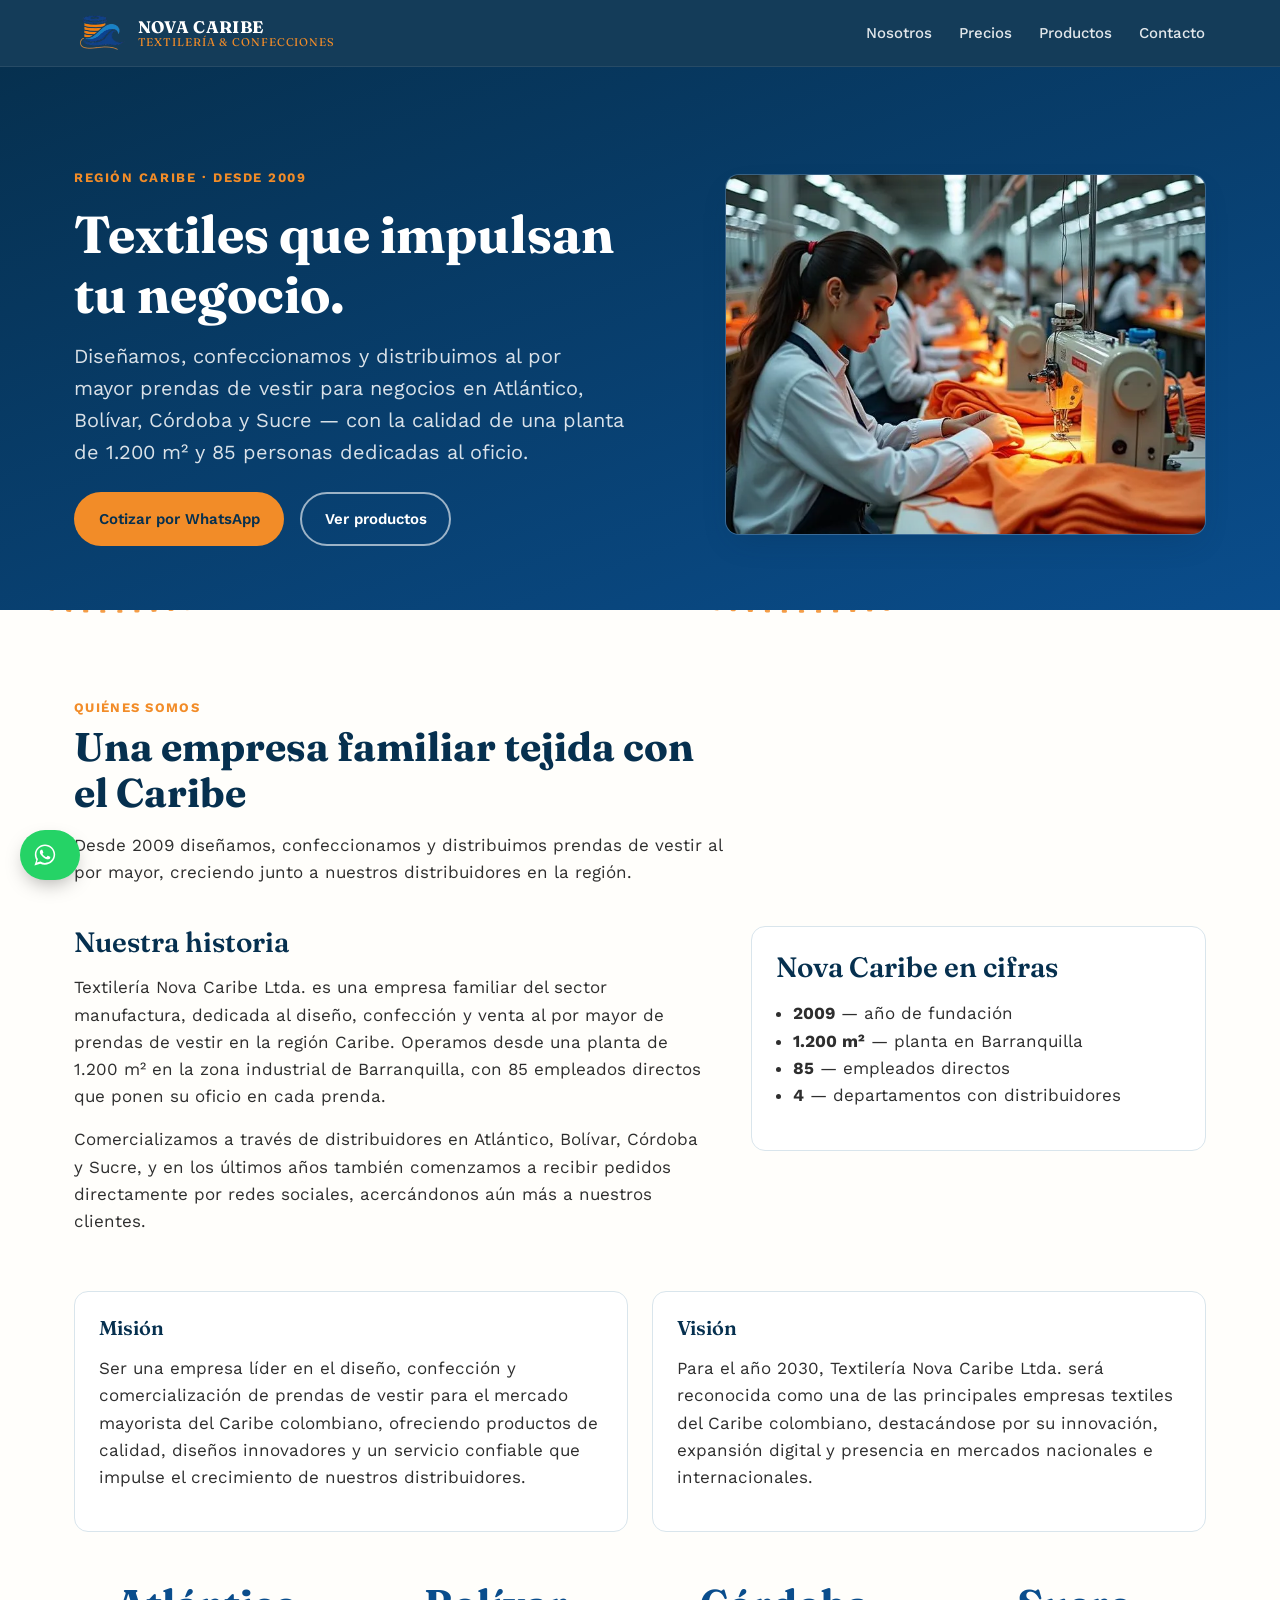
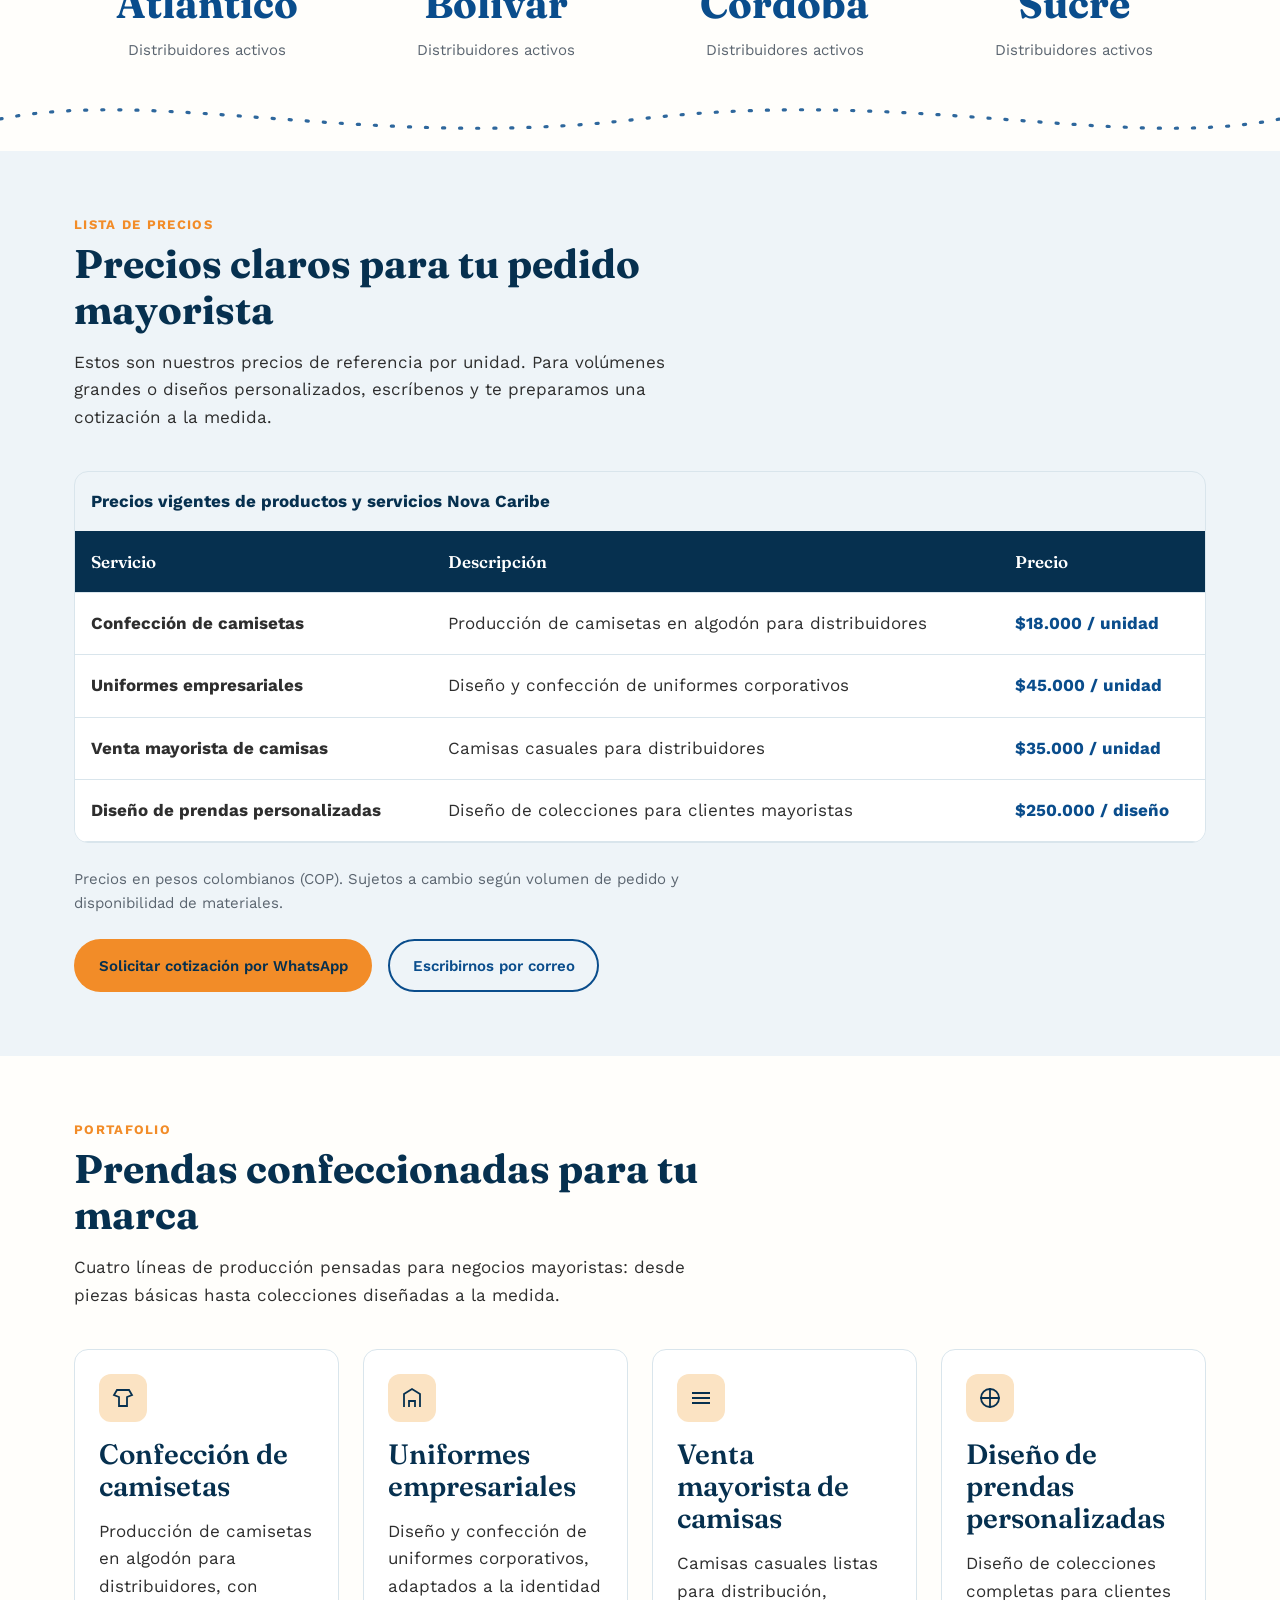
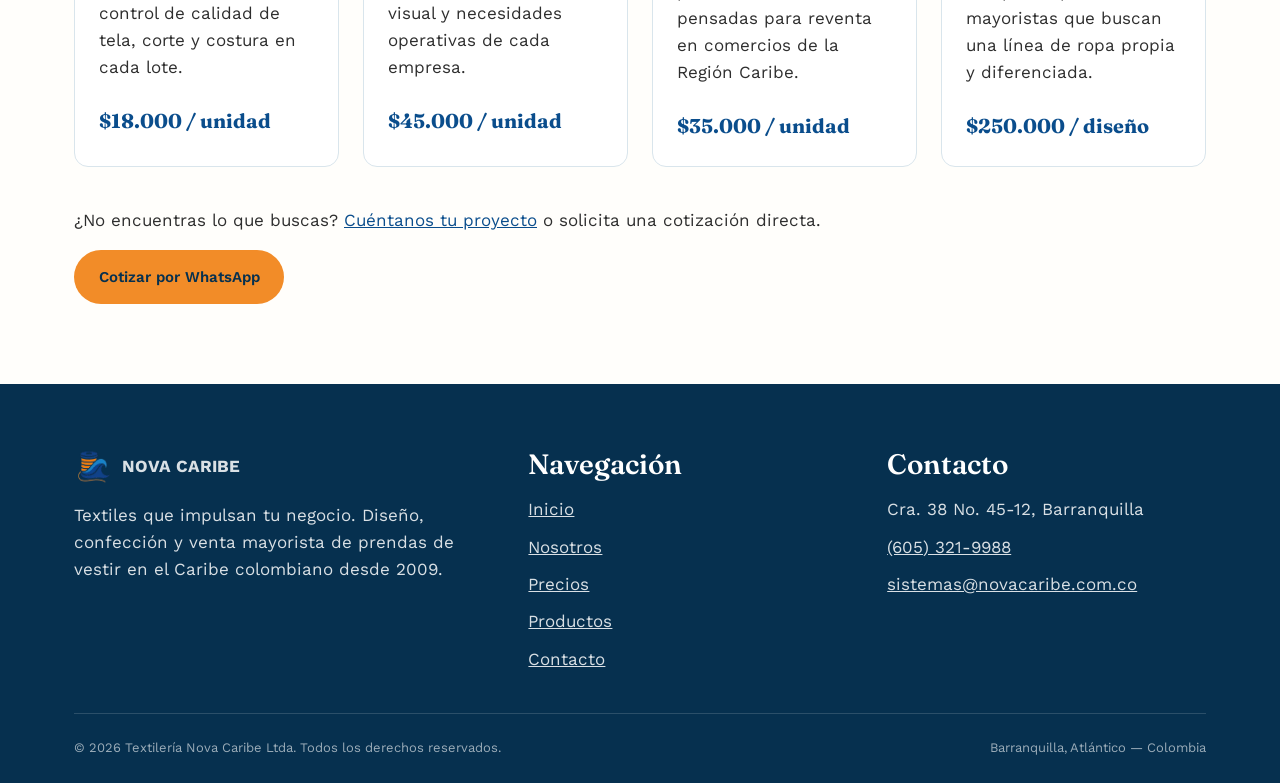
<file: index.html>
<!DOCTYPE html>
<html lang="es">
<head>
  <meta charset="UTF-8">
  <meta name="viewport" content="width=device-width, initial-scale=1.0">
  <title>Textilería Nova Caribe Ltda. | Textiles que impulsan tu negocio</title>
  <meta name="description" content="Diseño, confección y venta al por mayor de prendas de vestir en la Región Caribe colombiana. Camisetas, uniformes corporativos, camisas mayoristas y colecciones personalizadas.">

  <link rel="preconnect" href="https://fonts.googleapis.com">
  <link rel="preconnect" href="https://fonts.gstatic.com" crossorigin>
  <link href="https://fonts.googleapis.com/css2?family=Fraunces:opsz,wght@9..144,600;9..144,700&family=Work+Sans:wght@400;500;600;700&display=swap" rel="stylesheet">
  <link rel="stylesheet" href="css/styles.css">
  <link rel="icon" type="image/webp" href="images/favicon.webp?v=2">
  
</head>
<body>

  <a href="#inicio" class="saltar-contenido">Saltar al contenido principal</a>

  <!-- ============ HEADER FIJO ============ -->
  <header class="site-header">
    <div class="header-inner">
      <a href="index.html#inicio" class="marca">
        <img src="images/logo-nova-caribe.webp" alt="Logotipo de Textilería Nova Caribe: carrete de hilo formando una ola" width="42" height="42">
        <span class="marca-texto">
          <strong>NOVA CARIBE</strong>
          <span>Textilería &amp; Confecciones</span>
        </span>
      </a>

      <button type="button" class="btn-menu" aria-expanded="false" aria-controls="nav-principal" aria-label="Abrir menú de navegación">
        <svg viewBox="0 0 24 24" fill="none" stroke="currentColor" stroke-width="2" aria-hidden="true">
          <path d="M3 6h18M3 12h18M3 18h18" stroke-linecap="round"/>
        </svg>
      </button>

      <!-- El menú apunta a anclas de esta misma página. -->
      <nav class="nav-principal" id="nav-principal" aria-label="Navegación principal">
        <ul>
          <li><a href="index.html#nosotros">Nosotros</a></li>
          <li><a href="index.html#precios">Precios</a></li>
          <li><a href="index.html#productos">Productos</a></li>
          <li><a href="contacto.html">Contacto</a></li>
        </ul>
      </nav>
    </div>
  </header>

  <main>

    <!-- ============ INICIO / HERO ============ -->
    <section class="hero seccion-ancla" id="inicio">
      <div class="hero-grid">
        <div class="hero-texto">
          <span class="hero-eyebrow">Región Caribe · Desde 2009</span>
          <h1>Textiles que impulsan tu negocio.</h1>
          <p class="lead">Diseñamos, confeccionamos y distribuimos al por mayor prendas de vestir para negocios en Atlántico, Bolívar, Córdoba y Sucre — con la calidad de una planta de 1.200&nbsp;m² y 85 personas dedicadas al oficio.</p>
          <div class="hero-acciones">
            <a class="btn btn-primario" href="https://wa.me/573219988XX" target="_blank" rel="noopener">Cotizar por WhatsApp</a>
            <a class="btn btn-secundario" href="index.html#productos">Ver productos</a>
          </div>
        </div>

        <div class="hero-visual">
          <div class="marco-imagen">
            <!-- Colocar aquí una foto representativa de planta/confección -->
            <img src="images/hero-textil.webp" alt="Interior de la planta de confección de Nova Caribe, con rollos de tela y prendas en proceso" loading="eager">
          </div>
        </div>
      </div>
    </section>

    <div class="divisor-hilo" aria-hidden="true">
      <svg class="hilo-ola" viewBox="0 0 1200 60" preserveAspectRatio="none">
        <path d="M0,30 C150,60 350,0 600,30 C850,60 1050,0 1200,30" />
      </svg>
    </div>

    <!-- ============ NOSOTROS ============ -->
    <section class="seccion seccion-ancla" id="nosotros" aria-labelledby="titulo-nosotros">
      <div class="contenedor">
        <div class="seccion-header">
          <span class="kicker">Quiénes somos</span>
          <h2 id="titulo-nosotros">Una empresa familiar tejida con el Caribe</h2>
          <p>Desde 2009 diseñamos, confeccionamos y distribuimos prendas de vestir al por mayor, creciendo junto a nuestros distribuidores en la región.</p>
        </div>

        <div style="display:grid; grid-template-columns: 1.4fr 1fr; gap: var(--space-4); align-items:start;">
          <div>
            <h3>Nuestra historia</h3>
            <p>Textilería Nova Caribe Ltda. es una empresa familiar del sector manufactura, dedicada al diseño, confección y venta al por mayor de prendas de vestir en la región Caribe. Operamos desde una planta de 1.200&nbsp;m² en la zona industrial de Barranquilla, con 85 empleados directos que ponen su oficio en cada prenda.</p>
            <p>Comercializamos a través de distribuidores en Atlántico, Bolívar, Córdoba y Sucre, y en los últimos años también comenzamos a recibir pedidos directamente por redes sociales, acercándonos aún más a nuestros clientes.</p>
          </div>

          <aside class="tarjeta" aria-label="Datos de la empresa">
            <h3 class="mt-0">Nova Caribe en cifras</h3>
            <ul style="padding-left: 1em;">
              <li><strong>2009</strong> — año de fundación</li>
              <li><strong>1.200&nbsp;m²</strong> — planta en Barranquilla</li>
              <li><strong>85</strong> — empleados directos</li>
              <li><strong>4</strong> — departamentos con distribuidores</li>
            </ul>
          </aside>
        </div>

        <div style="display:grid; grid-template-columns: 1fr 1fr; gap: var(--space-3); margin-top: var(--space-4);">
          <div class="tarjeta">
            <h3 style="font-size: var(--fs-lg);">Misión</h3>
            <p class="mt-0">Ser una empresa líder en el diseño, confección y comercialización de prendas de vestir para el mercado mayorista del Caribe colombiano, ofreciendo productos de calidad, diseños innovadores y un servicio confiable que impulse el crecimiento de nuestros distribuidores.</p>
          </div>
          <div class="tarjeta">
            <h3 style="font-size: var(--fs-lg);">Visión</h3>
            <p class="mt-0">Para el año 2030, Textilería Nova Caribe Ltda. será reconocida como una de las principales empresas textiles del Caribe colombiano, destacándose por su innovación, expansión digital y presencia en mercados nacionales e internacionales.</p>
          </div>
        </div>

        <div class="franja-stats" style="margin-top: var(--space-4);">
          <div class="stat"><strong>Atlántico</strong><span>Distribuidores activos</span></div>
          <div class="stat"><strong>Bolívar</strong><span>Distribuidores activos</span></div>
          <div class="stat"><strong>Córdoba</strong><span>Distribuidores activos</span></div>
          <div class="stat"><strong>Sucre</strong><span>Distribuidores activos</span></div>
        </div>
      </div>
    </section>

    <div class="divisor-hilo" aria-hidden="true">
      <svg class="hilo-ola" viewBox="0 0 1200 60" preserveAspectRatio="none">
        <path d="M0,30 C150,0 350,60 600,30 C850,0 1050,60 1200,30" style="stroke: var(--azul-caribe);" />
      </svg>
    </div>

    <!-- ============ PRECIOS ============ -->
    <section class="seccion seccion-alt seccion-ancla" id="precios" aria-labelledby="titulo-precios">
      <div class="contenedor">
        <div class="seccion-header">
          <span class="kicker">Lista de precios</span>
          <h2 id="titulo-precios">Precios claros para tu pedido mayorista</h2>
          <p>Estos son nuestros precios de referencia por unidad. Para volúmenes grandes o diseños personalizados, escríbenos y te preparamos una cotización a la medida.</p>
        </div>

        <div class="tabla-envoltorio">
          <table class="tabla-precios">
            <caption>Precios vigentes de productos y servicios Nova Caribe</caption>
            <thead>
              <tr>
                <th scope="col">Servicio</th>
                <th scope="col">Descripción</th>
                <th scope="col">Precio</th>
              </tr>
            </thead>
            <tbody>
              <tr>
                <th scope="row">Confección de camisetas</th>
                <td>Producción de camisetas en algodón para distribuidores</td>
                <td class="precio-valor">$18.000 / unidad</td>
              </tr>
              <tr>
                <th scope="row">Uniformes empresariales</th>
                <td>Diseño y confección de uniformes corporativos</td>
                <td class="precio-valor">$45.000 / unidad</td>
              </tr>
              <tr>
                <th scope="row">Venta mayorista de camisas</th>
                <td>Camisas casuales para distribuidores</td>
                <td class="precio-valor">$35.000 / unidad</td>
              </tr>
              <tr>
                <th scope="row">Diseño de prendas personalizadas</th>
                <td>Diseño de colecciones para clientes mayoristas</td>
                <td class="precio-valor">$250.000 / diseño</td>
              </tr>
            </tbody>
          </table>
        </div>

        <p style="margin-top: var(--space-3); color: var(--gris-medio); font-size: var(--fs-sm);">Precios en pesos colombianos (COP). Sujetos a cambio según volumen de pedido y disponibilidad de materiales.</p>

        <div class="hero-acciones" style="margin-top: var(--space-3);">
          <a class="btn btn-primario" href="https://wa.me/573219988XX" target="_blank" rel="noopener">Solicitar cotización por WhatsApp</a>
          <a class="btn btn-outline-azul" href="contacto.html">Escribirnos por correo</a>
        </div>
      </div>
    </section>

    <!-- ============ PRODUCTOS ============ -->
    <section class="seccion seccion-ancla" id="productos" aria-labelledby="titulo-productos">
      <div class="contenedor">
        <div class="seccion-header">
          <span class="kicker">Portafolio</span>
          <h2 id="titulo-productos">Prendas confeccionadas para tu marca</h2>
          <p>Cuatro líneas de producción pensadas para negocios mayoristas: desde piezas básicas hasta colecciones diseñadas a la medida.</p>
        </div>

        <div class="grid-tarjetas">
          <article class="tarjeta">
            <div class="icono-tarjeta" aria-hidden="true">
              <svg viewBox="0 0 24 24" fill="none" stroke="currentColor" stroke-width="1.8"><path d="M6 4h12l3 5-5 2v9H8v-9L3 9l3-5Z"/></svg>
            </div>
            <h3>Confección de camisetas</h3>
            <p>Producción de camisetas en algodón para distribuidores, con control de calidad de tela, corte y costura en cada lote.</p>
            <span class="precio">$18.000 / unidad</span>
          </article>

          <article class="tarjeta">
            <div class="icono-tarjeta" aria-hidden="true">
              <svg viewBox="0 0 24 24" fill="none" stroke="currentColor" stroke-width="1.8"><path d="M4 21V8l8-5 8 5v13M9 21v-6h6v6"/></svg>
            </div>
            <h3>Uniformes empresariales</h3>
            <p>Diseño y confección de uniformes corporativos, adaptados a la identidad visual y necesidades operativas de cada empresa.</p>
            <span class="precio">$45.000 / unidad</span>
          </article>

          <article class="tarjeta">
            <div class="icono-tarjeta" aria-hidden="true">
              <svg viewBox="0 0 24 24" fill="none" stroke="currentColor" stroke-width="1.8"><path d="M3 7h18M3 12h18M3 17h18"/></svg>
            </div>
            <h3>Venta mayorista de camisas</h3>
            <p>Camisas casuales listas para distribución, pensadas para reventa en comercios de la Región Caribe.</p>
            <span class="precio">$35.000 / unidad</span>
          </article>

          <article class="tarjeta">
            <div class="icono-tarjeta" aria-hidden="true">
              <svg viewBox="0 0 24 24" fill="none" stroke="currentColor" stroke-width="1.8"><path d="M12 3v18M3 12h18" stroke-linecap="round"/><circle cx="12" cy="12" r="9"/></svg>
            </div>
            <h3>Diseño de prendas personalizadas</h3>
            <p>Diseño de colecciones completas para clientes mayoristas que buscan una línea de ropa propia y diferenciada.</p>
            <span class="precio">$250.000 / diseño</span>
          </article>
        </div>

        <p style="margin-top: var(--space-4);">¿No encuentras lo que buscas? <a href="contacto.html">Cuéntanos tu proyecto</a> o solicita una cotización directa.</p>
        <p><a class="btn btn-primario" href="https://wa.me/573219988XX" target="_blank" rel="noopener">Cotizar por WhatsApp</a></p>
      </div>
    </section>

  </main>

  <!-- ============ FOOTER ============ -->
  <footer class="site-footer">
    <div class="contenedor">
      <div class="footer-grid">
        <div>
          <div class="footer-marca">
            <img src="images/logo-nova-caribe.webp" alt="" width="38" height="38">
            <strong>NOVA CARIBE</strong>
          </div>
          <p>Textiles que impulsan tu negocio. Diseño, confección y venta mayorista de prendas de vestir en el Caribe colombiano desde 2009.</p>
        </div>

        <div>
          <h3>Navegación</h3>
          <ul>
            <li><a href="index.html#inicio">Inicio</a></li>
            <li><a href="index.html#nosotros">Nosotros</a></li>
            <li><a href="index.html#precios">Precios</a></li>
            <li><a href="index.html#productos">Productos</a></li>
            <li><a href="contacto.html">Contacto</a></li>
          </ul>
        </div>

        <div>
          <h3>Contacto</h3>
          <ul>
            <li>Cra. 38 No. 45-12, Barranquilla</li>
            <li><a href="tel:+576053219988">(605) 321-9988</a></li>
            <li><a href="mailto:sistemas@novacaribe.com.co">sistemas@novacaribe.com.co</a></li>
          </ul>
        </div>
      </div>

      <div class="footer-base">
        <span>&copy; 2026 Textilería Nova Caribe Ltda. Todos los derechos reservados.</span>
        <span>Barranquilla, Atlántico — Colombia</span>
      </div>
    </div>
  </footer>

  <!-- ============ BOTÓN FLOTANTE DE WHATSAPP ============ -->
  <a class="whatsapp-flotante" href="https://wa.me/573219988XX" target="_blank" rel="noopener" aria-label="Escribir a Nova Caribe por WhatsApp">
    <svg viewBox="0 0 32 32" fill="currentColor" aria-hidden="true"><path d="M16.001 3C9.096 3 3.5 8.596 3.5 15.5c0 2.42.68 4.68 1.86 6.6L3 29l7.1-2.31A12.44 12.44 0 0 0 16 28c6.905 0 12.5-5.596 12.5-12.5S22.905 3 16.001 3Zm0 22.7c-2.02 0-3.9-.58-5.49-1.58l-.39-.24-4.21 1.37 1.38-4.1-.26-.42a10.18 10.18 0 0 1-1.63-5.53c0-5.66 4.6-10.26 10.6-10.26S26.6 9.84 26.6 15.5 21.99 25.7 16 25.7Zm5.86-7.68c-.32-.16-1.88-.93-2.17-1.03-.29-.11-.5-.16-.71.16-.21.32-.82 1.03-1 1.24-.19.21-.37.24-.69.08-.32-.16-1.34-.5-2.55-1.59-.94-.84-1.58-1.87-1.76-2.19-.19-.32-.02-.49.14-.65.14-.14.32-.37.48-.55.16-.19.21-.32.32-.53.11-.21.05-.4-.03-.55-.08-.16-.71-1.72-.98-2.35-.26-.62-.52-.54-.71-.55h-.6c-.21 0-.55.08-.84.4-.29.32-1.1 1.08-1.1 2.63s1.13 3.06 1.29 3.27c.16.21 2.23 3.41 5.4 4.78.75.32 1.34.52 1.8.66.76.24 1.45.21 2 .13.61-.09 1.88-.77 2.14-1.51.27-.74.27-1.38.19-1.51-.08-.13-.29-.21-.6-.37Z"/></svg>
    <span class="wa-texto">Escríbenos</span>
  </a>

  <!-- ============ BOTÓN VOLVER ARRIBA ============ -->
  <button type="button" class="boton-arriba" aria-label="Volver al inicio de la página" disabled>
    <svg viewBox="0 0 24 24" fill="none" stroke="currentColor" stroke-width="2.4" aria-hidden="true">
      <path d="M12 19V5M5 12l7-7 7 7" stroke-linecap="round" stroke-linejoin="round"/>
    </svg>
  </button>

  <script src="js/main.js"></script>
</body>
</html>
</file>
<file: css/styles.css>
/* ============================================================
   NOVA CARIBE — SISTEMA DE DISEÑO
   Concepto: "El hilo que forma la ola" — industria textil + Caribe
   paleta unificada en variables, CSS externo, sin estilos inline,
   responsive real, sistema de componentes consistente
   ============================================================ */

/* -------------------- 1. DISEÑO -------------------- */
:root {
  /* Paleta oficial de marca (Sección 1 del PDF del cliente) */
  --azul-caribe: #0A4D8C;
  --azul-profundo: #06304F;   /* variante oscura para contraste AA */
  --naranja-textil: #F28C28;
  --naranja-suave: #FBE3C3;   /* tinte para fondos, nunca para texto */
  --gris-oscuro: #2E2E2E;
  --gris-medio: #5B6570;

  /* Neutros de apoyo van hacia
     el azul, evocando espuma de mar sobre lienzo de algodón */
  --lienzo: #FFFEFB;
  --espuma: #EEF4F8;
  --espuma-borde: #D9E5EC;
  --blanco: #FFFFFF;

  /* Tipografía */
  --fuente-display: "Fraunces", Georgia, serif;
  --fuente-cuerpo: "Work Sans", "Segoe UI", sans-serif;

  /* Escala tipográfica */
  --fs-xs: 0.8125rem;
  --fs-sm: 0.9375rem;
  --fs-base: 1.0625rem;
  --fs-lg: 1.25rem;
  --fs-xl: 1.75rem;
  --fs-2xl: 2.5rem;
  --fs-3xl: 3.25rem;

  /* Espaciado */
  --space-1: 0.5rem;
  --space-2: 1rem;
  --space-3: 1.5rem;
  --space-4: 2.5rem;
  --space-5: 4rem;
  --space-6: 6rem;

  /* Otros */
  --radio: 14px;
  --radio-sm: 8px;
  --sombra: 0 12px 32px -12px rgba(6, 48, 79, 0.28);
  --borde: 1px solid var(--espuma-borde);
  --transicion: 220ms ease;
  --ancho-maximo: 1180px;
}

/* -------------------- 2. RESET Y BASE -------------------- */
*, *::before, *::after { box-sizing: border-box; }

html {
  scroll-behavior: smooth;
  scroll-padding-top: 96px; /* deja espacio bajo el header fijo al saltar con #anclas */
}

@media (prefers-reduced-motion: reduce) {
  html { scroll-behavior: auto; }
  *, *::before, *::after {
    animation-duration: 0.01ms !important;
    animation-iteration-count: 1 !important;
    transition-duration: 0.01ms !important;
  }
}

body {
  margin: 0;
  font-family: var(--fuente-cuerpo);
  font-size: var(--fs-base);
  line-height: 1.6;
  color: var(--gris-oscuro);
  background: var(--lienzo);
}

img { max-width: 100%; height: auto; display: block; }
h1, h2, h3, h4 { font-family: var(--fuente-display); line-height: 1.15; margin: 0 0 var(--space-2); color: var(--azul-profundo); }
h1 { font-size: var(--fs-3xl); font-weight: 700; }
h2 { font-size: var(--fs-2xl); font-weight: 700; }
h3 { font-size: var(--fs-xl); font-weight: 600; }
p { margin: 0 0 var(--space-2); max-width: 68ch; }
a { color: var(--azul-caribe); }
ul { padding-left: 1.2em; }

/* Foco visible en TODO elemento interactivo — requisito WCAG 2.4.7 */
a:focus-visible,
button:focus-visible,
input:focus-visible,
textarea:focus-visible,
select:focus-visible {
  outline: 3px solid var(--naranja-textil);
  outline-offset: 3px;
  border-radius: 4px;
}

/* Enlace "saltar al contenido" — WCAG 2.4.1 */
.saltar-contenido {
  position: absolute;
  left: -999px;
  top: 0;
  background: var(--azul-profundo);
  color: var(--blanco);
  padding: 0.8em 1.2em;
  z-index: 2000;
  border-radius: 0 0 8px 0;
}
.saltar-contenido:focus {
  left: 0;
}

.contenedor {
  width: 100%;
  max-width: var(--ancho-maximo);
  margin-inline: auto;
  padding-inline: var(--space-3);
}

.visually-hidden {
  position: absolute;
  width: 1px; height: 1px;
  overflow: hidden;
  clip: rect(0 0 0 0);
  white-space: nowrap;
}

/* -------------------- 3. HEADER FIJO -------------------- */
.site-header {
  position: sticky;
  top: 0;
  z-index: 1000;
  background: rgba(6, 48, 79, 0.94);
  backdrop-filter: blur(6px);
  border-bottom: 1px solid rgba(255,255,255,0.08);
}

.header-inner {
  max-width: var(--ancho-maximo);
  margin-inline: auto;
  padding: 0.75rem var(--space-3);
  display: flex;
  align-items: center;
  justify-content: space-between;
  gap: var(--space-2);
}

.marca {
  display: flex;
  align-items: center;
  gap: 0.65rem;
  color: var(--blanco);
  text-decoration: none;
  font-family: var(--fuente-display);
}

.marca img {
  height: 42px;
  width: auto;
}

.marca-texto {
  display: flex;
  flex-direction: column;
  line-height: 1.1;
}
.marca-texto strong { font-size: 1.05rem; letter-spacing: 0.02em; }
.marca-texto span { font-size: 0.7rem; color: var(--naranja-textil); letter-spacing: 0.08em; text-transform: uppercase; }

.nav-principal {
  display: flex;
  align-items: center;
  gap: var(--space-4);
}

.nav-principal ul {
  list-style: none;
  display: flex;
  gap: var(--space-3);
  margin: 0;
  padding: 0;
}

.nav-principal a {
  color: rgba(255,255,255,0.88);
  text-decoration: none;
  font-weight: 500;
  font-size: var(--fs-sm);
  padding: 0.4em 0.1em;
  border-bottom: 2px solid transparent;
  transition: border-color var(--transicion), color var(--transicion);
}
.nav-principal a:hover { color: var(--blanco); border-color: var(--naranja-textil); }
.nav-principal a[aria-current="page"] {
  color: var(--blanco);
  border-color: var(--naranja-textil);
  font-weight: 700;
}

.btn-menu {
  display: none;
  background: none;
  border: 1px solid rgba(255,255,255,0.3);
  border-radius: var(--radio-sm);
  color: var(--blanco);
  width: 42px;
  height: 42px;
  align-items: center;
  justify-content: center;
  cursor: pointer;
}
.btn-menu svg { width: 22px; height: 22px; }

/* -------------------- 4. BOTONES -------------------- */
.btn {
  display: inline-flex;
  align-items: center;
  gap: 0.5em;
  font-family: var(--fuente-cuerpo);
  font-weight: 600;
  font-size: var(--fs-sm);
  padding: 0.85em 1.5em;
  border-radius: 999px;
  text-decoration: none;
  border: 2px solid transparent;
  cursor: pointer;
  transition: transform var(--transicion), box-shadow var(--transicion), background var(--transicion);
}
.btn:hover { transform: translateY(-2px); }

.btn-primario {
  background: var(--naranja-textil);
  color: var(--azul-profundo); /* contraste ~7:1 sobre naranja, ver informe de accesibilidad */
}
.btn-primario:hover { background: #ffa14a; box-shadow: var(--sombra); }

.btn-secundario {
  background: transparent;
  border-color: rgba(255,255,255,0.6);
  color: var(--blanco);
}
.btn-secundario:hover { border-color: var(--blanco); background: rgba(255,255,255,0.08); }

.btn-outline-azul {
  background: transparent;
  border-color: var(--azul-caribe);
  color: var(--azul-caribe);
}
.btn-outline-azul:hover { background: var(--azul-caribe); color: var(--blanco); }

/* -------------------- 5. HERO -------------------- */
.hero {
  position: relative;
  background: linear-gradient(160deg, var(--azul-profundo) 0%, var(--azul-caribe) 100%);
  color: var(--blanco);
  padding: var(--space-6) 0 var(--space-5);
  overflow: hidden;
}

.hero-grid {
  display: grid;
  grid-template-columns: 1.1fr 0.9fr;
  gap: var(--space-5);
  align-items: center;
  max-width: var(--ancho-maximo);
  margin-inline: auto;
  padding-inline: var(--space-3);
  position: relative;
  z-index: 2;
}

.hero-eyebrow {
  display: inline-block;
  font-size: var(--fs-xs);
  letter-spacing: 0.12em;
  text-transform: uppercase;
  color: var(--naranja-textil);
  font-weight: 700;
  margin-bottom: var(--space-2);
}

.hero h1 { color: var(--blanco); font-size: var(--fs-3xl); }
.hero p.lead { color: rgba(255,255,255,0.85); font-size: var(--fs-lg); max-width: 46ch; }

.hero-acciones { display: flex; gap: var(--space-2); flex-wrap: wrap; margin-top: var(--space-3); }

/* elemento firma que recorre el sitio, evocando
   el ícono del logo: carrete de hilo formando una ola */
.hilo-ola {
  width: 100%;
  height: auto;
  display: block;
}
.hilo-ola path {
  fill: none;
  stroke: var(--naranja-textil);
  stroke-width: 3;
  stroke-linecap: round;
  stroke-dasharray: 2 14;
  opacity: 0.85;
}

.hero-visual {
  position: relative;
}
.hero-visual .marco-imagen {
  border-radius: var(--radio);
  overflow: hidden;
  box-shadow: var(--sombra);
  border: 1px solid rgba(255,255,255,0.15);
  aspect-ratio: 4 / 3;
  background: rgba(255,255,255,0.06);
  display: flex;
  align-items: center;
  justify-content: center;
}

.divisor-hilo {
  line-height: 0;
  margin-top: calc(var(--space-4) * -1);
}

/* -------------------- 6. SECCIONES GENERALES -------------------- */
.seccion { padding: var(--space-5) 0; }
.seccion-alt { background: var(--espuma); }
.seccion-header { max-width: 60ch; margin-bottom: var(--space-4); }
.seccion-header .kicker {
  display: block;
  font-size: var(--fs-xs);
  letter-spacing: 0.1em;
  text-transform: uppercase;
  color: var(--naranja-textil);
  font-weight: 700;
  margin-bottom: 0.4em;
}

/* -------------------- 7. TARJETAS (servicios / stats) -------------------- */
.grid-tarjetas {
  display: grid;
  grid-template-columns: repeat(auto-fit, minmax(240px, 1fr));
  gap: var(--space-3);
}

.tarjeta {
  background: var(--blanco);
  border: var(--borde);
  border-radius: var(--radio);
  padding: var(--space-3);
  transition: transform var(--transicion), box-shadow var(--transicion);
}
.tarjeta:hover { transform: translateY(-4px); box-shadow: var(--sombra); }

.tarjeta .icono-tarjeta {
  width: 48px; height: 48px;
  border-radius: 12px;
  background: var(--naranja-suave);
  display: flex; align-items: center; justify-content: center;
  margin-bottom: var(--space-2);
  color: var(--azul-profundo);
}
.tarjeta .icono-tarjeta svg { width: 24px; height: 24px; }

.tarjeta .precio {
  display: inline-block;
  margin-top: var(--space-1);
  font-family: var(--fuente-display);
  font-weight: 700;
  color: var(--azul-caribe);
  font-size: var(--fs-lg);
}

.franja-stats {
  display: grid;
  grid-template-columns: repeat(4, 1fr);
  gap: var(--space-3);
  text-align: center;
}
.franja-stats .stat strong {
  display: block;
  font-family: var(--fuente-display);
  font-size: var(--fs-2xl);
  color: var(--azul-caribe);
}
.franja-stats .stat span { color: var(--gris-medio); font-size: var(--fs-sm); }

/* -------------------- 8. TABLAS (precios) -------------------- */
.tabla-envoltorio {
  overflow-x: auto;
  border-radius: var(--radio);
  border: var(--borde);
}
table.tabla-precios {
  width: 100%;
  border-collapse: collapse;
  min-width: 560px;
  background: var(--blanco);
}
.tabla-precios caption {
  text-align: left;
  padding: var(--space-2);
  font-weight: 700;
  color: var(--azul-profundo);
}
.tabla-precios th, .tabla-precios td {
  text-align: left;
  padding: 1em var(--space-2);
  border-bottom: 1px solid var(--espuma-borde);
}
.tabla-precios thead th {
  background: var(--azul-profundo);
  color: var(--blanco);
  font-family: var(--fuente-display);
  font-weight: 600;
}
.tabla-precios tbody tr:hover { background: var(--espuma); }
.tabla-precios td.precio-valor { font-weight: 700; color: var(--azul-caribe); white-space: nowrap; }

/* -------------------- 9. FORMULARIO DE CONTACTO -------------------- */
.formulario {
  display: grid;
  gap: var(--space-2);
  max-width: 560px;
}
.campo { display: flex; flex-direction: column; gap: 0.4em; }
.campo label { font-weight: 600; font-size: var(--fs-sm); }
.campo .requerido { color: var(--naranja-textil); }
.campo input, .campo textarea, .campo select {
  font-family: var(--fuente-cuerpo);
  font-size: var(--fs-base);
  padding: 0.75em 0.9em;
  border-radius: var(--radio-sm);
  border: 1.5px solid var(--espuma-borde);
  background: var(--blanco);
  color: var(--gris-oscuro);
}
.campo input:invalid[data-tocado="true"],
.campo textarea:invalid[data-tocado="true"] {
  border-color: #C4402A;
}
.campo .error-msg {
  color: #B03A24;
  font-size: var(--fs-xs);
  min-height: 1.1em;
}
.form-estado {
  padding: var(--space-2);
  border-radius: var(--radio-sm);
  background: var(--naranja-suave);
  color: var(--azul-profundo);
  font-weight: 600;
  display: none;
}
.form-estado.visible { display: block; }

/* -------------------- 10. FOOTER -------------------- */
.site-footer {
  background: var(--azul-profundo);
  color: rgba(255,255,255,0.85);
  padding: var(--space-5) 0 var(--space-3);
}
.footer-grid {
  display: grid;
  grid-template-columns: 1.3fr 1fr 1fr;
  gap: var(--space-4);
}
.site-footer h2, .site-footer h3 { color: var(--blanco); }
.site-footer a { color: rgba(255,255,255,0.85); }
.site-footer ul { list-style: none; padding: 0; margin: 0; display: grid; gap: 0.6em; }
.footer-marca { display: flex; align-items: center; gap: 0.6em; margin-bottom: var(--space-2); }
.footer-marca img { height: 38px; }
.footer-base {
  margin-top: var(--space-4);
  padding-top: var(--space-3);
  border-top: 1px solid rgba(255,255,255,0.15);
  display: flex;
  justify-content: space-between;
  flex-wrap: wrap;
  gap: var(--space-1);
  font-size: var(--fs-xs);
  color: rgba(255,255,255,0.6);
}

/* -------------------- 11. BOTÓN FLOTANTE DE WHATSAPP -------------------- */
.whatsapp-flotante {
  position: fixed;
  left: 20px;
  bottom: 20px;
  z-index: 1500;
  display: flex;
  align-items: center;
  gap: 0.6em;
  background: #25D366;
  color: var(--blanco);
  text-decoration: none;
  padding: 0.7em 0.7em;
  border-radius: 999px;
  box-shadow: 0 8px 20px -6px rgba(0,0,0,0.35);
  transition: padding var(--transicion), transform var(--transicion);
}
.whatsapp-flotante svg { width: 26px; height: 26px; flex-shrink: 0; }
.whatsapp-flotante .wa-texto {
  max-width: 0;
  overflow: hidden;
  white-space: nowrap;
  font-weight: 600;
  font-size: var(--fs-sm);
  transition: max-width var(--transicion);
}
.whatsapp-flotante:hover,
.whatsapp-flotante:focus-visible,
.whatsapp-flotante.expandido {
  transform: translateY(-2px);
  padding-right: 1em;
}
.whatsapp-flotante:hover .wa-texto,
.whatsapp-flotante:focus-visible .wa-texto,
.whatsapp-flotante.expandido .wa-texto {
  max-width: 160px;
}

/* -------------------- 11b. BOTÓN "VOLVER ARRIBA" -------------------- */
.volver-arriba {
  position: fixed;
  right: 20px;
  bottom: 20px;
  z-index: 1400;
  width: 46px;
  height: 46px;
  border-radius: 50%;
  border: 1px solid rgba(255,255,255,0.15);
  background: var(--azul-profundo);
  color: var(--blanco);
  display: flex;
  align-items: center;
  justify-content: center;
  cursor: pointer;
  box-shadow: 0 8px 20px -8px rgba(6,48,79,0.5);
  opacity: 0;
  transform: translateY(10px);
  pointer-events: none;
  transition: opacity var(--transicion), transform var(--transicion), background var(--transicion);
}
.volver-arriba svg { width: 20px; height: 20px; }
.volver-arriba.visible {
  opacity: 1;
  transform: translateY(0);
  pointer-events: auto;
}
.volver-arriba:hover { background: var(--azul-caribe); }

@media (max-width: 720px) {
  .volver-arriba { right: 16px; bottom: 16px; width: 42px; height: 42px; }
}

/* -------------------- 11b. BOTÓN "VOLVER ARRIBA" -------------------- */
/* Aparece solo tras bajar cierto punto de la página (js/main.js).
   Va al lado opuesto del botón de WhatsApp para no chocar en móvil. */
.boton-arriba {
  position: fixed;
  right: 20px;
  bottom: 20px;
  z-index: 1400;
  width: 48px;
  height: 48px;
  border: none;
  border-radius: 999px;
  background: var(--azul-caribe);
  color: var(--blanco);
  display: flex;
  align-items: center;
  justify-content: center;
  cursor: pointer;
  box-shadow: 0 8px 20px -6px rgba(0,0,0,0.35);
  opacity: 0;
  transform: translateY(14px);
  pointer-events: none;
  transition: opacity var(--transicion), transform var(--transicion), background var(--transicion);
}
.boton-arriba.visible { opacity: 1; transform: translateY(0); pointer-events: auto; }
.boton-arriba:hover { background: var(--azul-profundo); }
.boton-arriba svg { width: 22px; height: 22px; }
.boton-arriba:disabled { cursor: default; }

@media (max-width: 720px) {
  .boton-arriba { width: 46px; height: 46px; right: 16px; bottom: 16px; }
}

/* -------------------- 11c. SECCIONES DE PÁGINA ÚNICA -------------------- */
.seccion-ancla { scroll-margin-top: 90px; }

/* -------------------- 12. UTILIDADES -------------------- */
.text-centro { text-align: center; margin-inline: auto; }
.mt-0 { margin-top: 0; }

/* -------------------- 13. RESPONSIVE -------------------- */
@media (max-width: 900px) {
  .hero-grid { grid-template-columns: 1fr; }
  .hero-visual { order: -1; }
  .footer-grid { grid-template-columns: 1fr 1fr; }
  .franja-stats { grid-template-columns: repeat(2, 1fr); gap: var(--space-4); }
}

@media (max-width: 720px) {
  :root { --fs-3xl: 2.3rem; --fs-2xl: 1.85rem; }

  .btn-menu { display: flex; }

  .nav-principal {
    position: fixed;
    inset: 64px 0 auto 0;
    background: var(--azul-profundo);
    flex-direction: column;
    align-items: stretch;
    padding: var(--space-2) var(--space-3) var(--space-3);
    transform: translateY(-120%);
    opacity: 0;
    transition: transform var(--transicion), opacity var(--transicion);
    border-bottom: 1px solid rgba(255,255,255,0.1);
  }
  .nav-principal.abierto { transform: translateY(0); opacity: 1; }
  .nav-principal ul { flex-direction: column; gap: 0; width: 100%; }
  .nav-principal a { display: block; padding: 0.9em 0.2em; border-bottom: 1px solid rgba(255,255,255,0.08); }

  .footer-grid { grid-template-columns: 1fr; }
}

@media (max-width: 480px) {
  .franja-stats { grid-template-columns: 1fr 1fr; }
}
</file>
